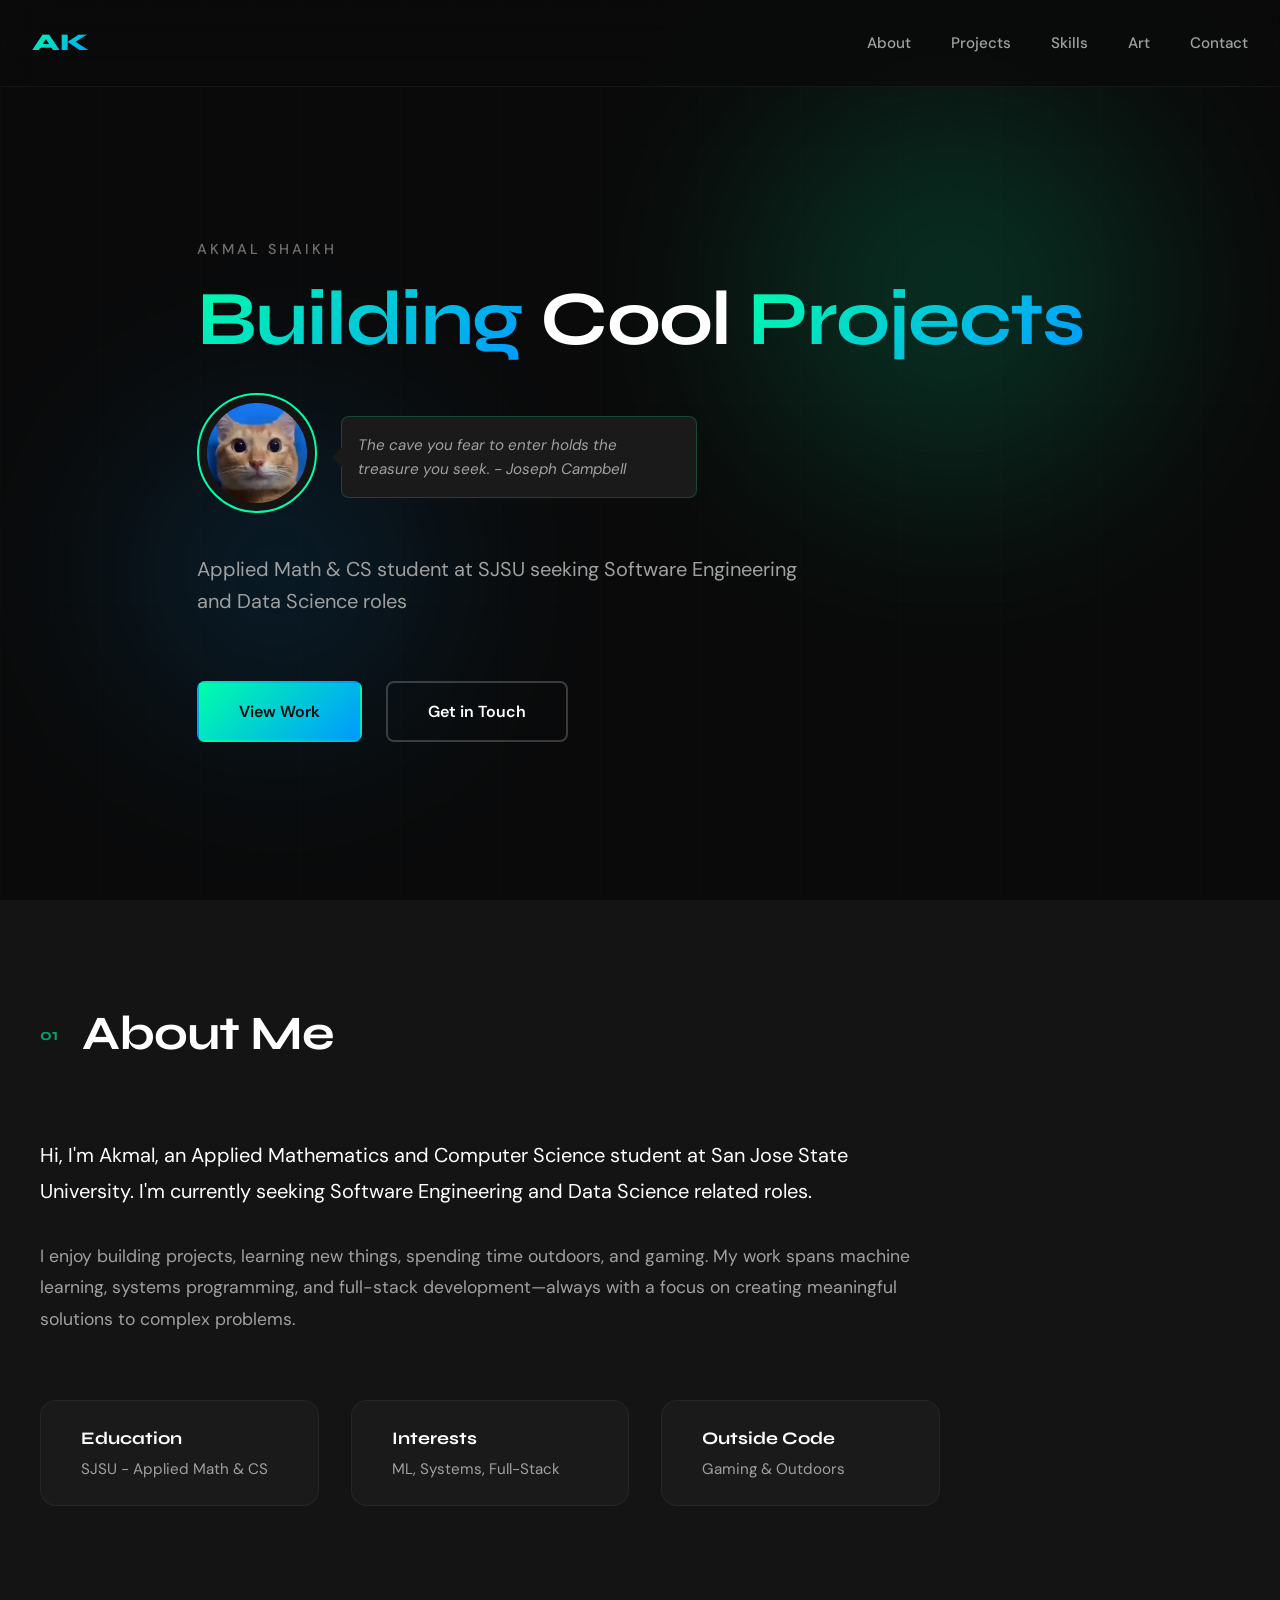
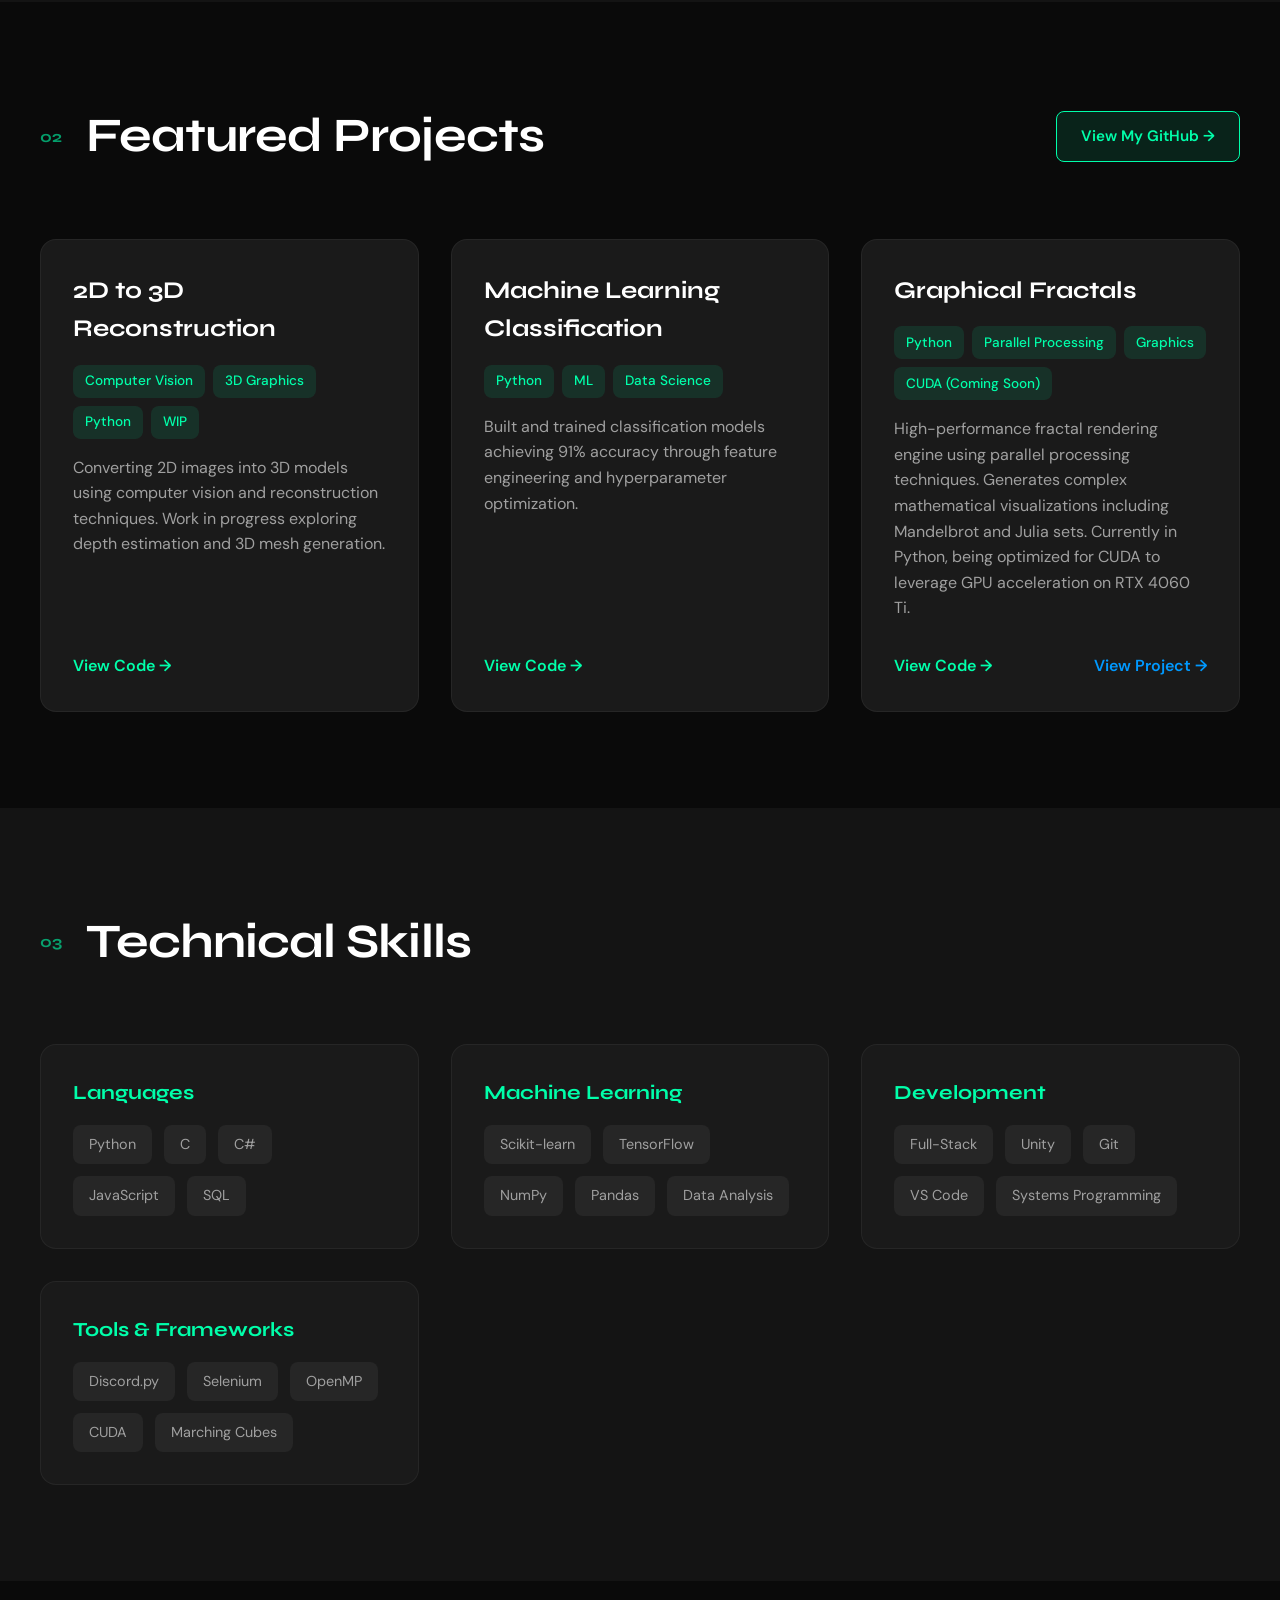
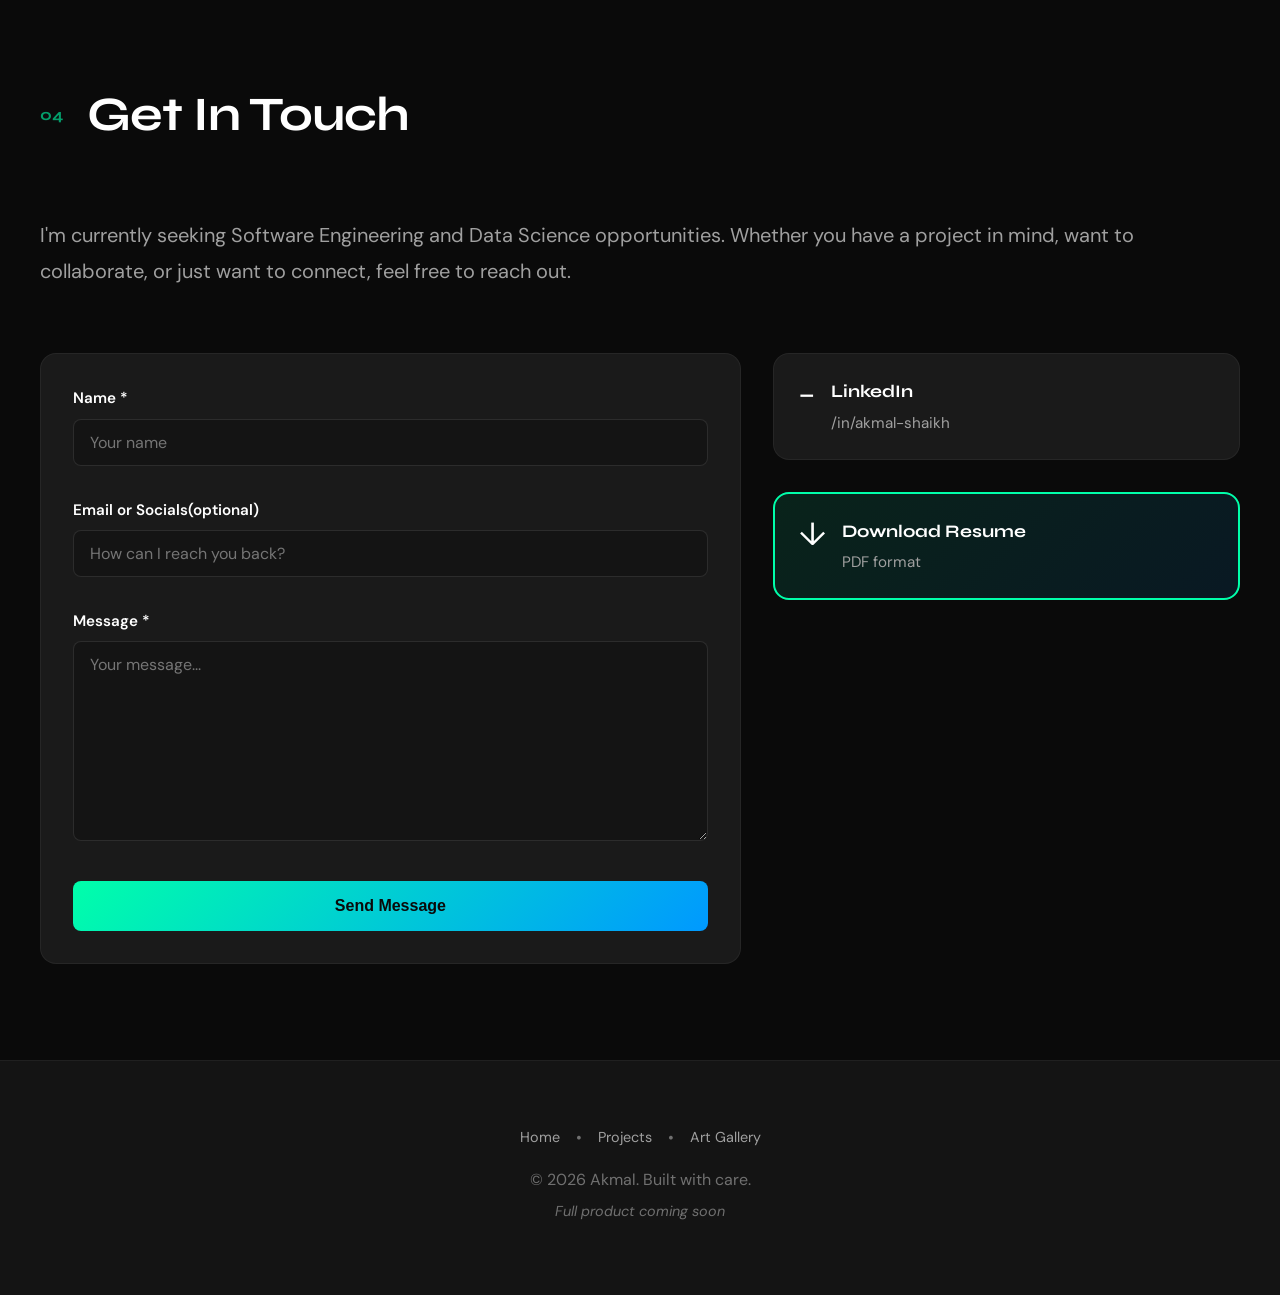
<file: index.html>
<!DOCTYPE html>
<html lang="en">
<head>
    <meta charset="UTF-8">
    <meta name="viewport" content="width=device-width, initial-scale=1.0">
    <title>Akmal - Software Engineer & Data Scientist</title>
    <link rel="stylesheet" href="styles.css">
    
    <!-- Google Fonts - Using distinctive fonts -->
    <link rel="preconnect" href="https://fonts.googleapis.com">
    <link rel="preconnect" href="https://fonts.gstatic.com" crossorigin>
    <link href="https://fonts.googleapis.com/css2?family=Syne:wght@400;600;700;800&family=DM+Sans:wght@300;400;500&display=swap" rel="stylesheet">
</head>
<body>
    <!-- Navigation Bar -->
    <nav class="navbar">
        <div class="nav-content">
            <a href="/" class="logo">AK</a>
            <div class="nav-links">
                <a href="index.html#about">About</a>
                <a href="projects.html">Projects</a>
                <a href="index.html#skills">Skills</a>
                <a href="art.html">Art</a>
                <a href="index.html#contact">Contact</a>
            </div>
        </div>
    </nav>

    <!-- Hero Section -->
    <section id="hero" class="hero">
        <div class="hero-content">
            <div class="hero-label">Akmal Shaikh</div>
            <h1 class="hero-title">
                <span class="gradient-text">Building</span> Cool 
                <span class="gradient-text">Projects</span>
            </h1>
            
            <!-- Random Meme + Quote -->
            <div class="meme-quote-container">
                <div class="meme-image">
                    <img id="randomMeme" src="" alt="Random meme">
                </div>
                <div class="speech-bubble">
                    <p id="randomQuote"></p>
                </div>
            </div>
            
            <p class="hero-subtitle">
                Applied Math & CS student at SJSU seeking Software Engineering and Data Science roles
            </p>
            <div class="hero-cta">
                <a href="#projects" class="btn-primary">View Work</a>
                <a href="#contact" class="btn-secondary">Get in Touch</a>
            </div>
        </div>
        
        <!-- Decorative elements -->
        <div class="hero-decoration">
            <div class="grid-pattern"></div>
            <div class="floating-accent accent-1"></div>
            <div class="floating-accent accent-2"></div>
        </div>
    </section>

    <!-- About Section -->
    <section id="about" class="about">
        <div class="section-container">
            <div class="section-header">
                <span class="section-number">01</span>
                <h2 class="section-title">About Me</h2>
            </div>
            
            <div class="about-content">
                <div class="about-text">
                    <p class="about-intro">
                        Hi, I'm Akmal, an Applied Mathematics and Computer Science student at 
                        San Jose State University. I'm currently seeking Software Engineering 
                        and Data Science related roles.
                    </p>
                    <p class="about-details">
                        I enjoy building projects, learning new things, spending time outdoors, 
                        and gaming. My work spans machine learning, systems programming, and 
                        full-stack development—always with a focus on creating meaningful 
                        solutions to complex problems.
                    </p>
                    <div class="about-highlights">
                        <div class="highlight-item">
                            <div class="highlight-icon"></div>
                            <div class="highlight-text">
                                <h4>Education</h4>
                                <p>SJSU - Applied Math & CS</p>
                            </div>
                        </div>
                        <div class="highlight-item">
                            <div class="highlight-icon"></div>
                            <div class="highlight-text">
                                <h4>Interests</h4>
                                <p>ML, Systems, Full-Stack</p>
                            </div>
                        </div>
                        <div class="highlight-item">
                            <div class="highlight-icon"></div>
                            <div class="highlight-text">
                                <h4>Outside Code</h4>
                                <p>Gaming & Outdoors</p>
                            </div>
                        </div>
                    </div>
                </div>
            </div>
        </div>
    </section>

    <!-- Projects Section -->
    <section id="projects" class="projects">
        <div class="section-container">
            <div class="section-header">
                <span class="section-number">02</span>
                <h2 class="section-title">Featured Projects</h2>
                <a href="https://github.com/akmals" target="_blank" class="view-github-btn">
                    View My GitHub →
                </a>
            </div>

            <div class="projects-grid" id="featured-projects">
                <!-- Projects will be loaded dynamically from script.js -->
            </div>
        </div>
    </section>

    <!-- Skills Section -->
    <section id="skills" class="skills">
        <div class="section-container">
            <div class="section-header">
                <span class="section-number">03</span>
                <h2 class="section-title">Technical Skills</h2>
            </div>

            <div class="skills-grid">
                <div class="skill-category">
                    <h3 class="skill-category-title">Languages</h3>
                    <div class="skill-list">
                        <span class="skill-item">Python</span>
                        <span class="skill-item">C</span>
                        <span class="skill-item">C#</span>
                        <span class="skill-item">JavaScript</span>
                        <span class="skill-item">SQL</span>
                    </div>
                </div>

                <div class="skill-category">
                    <h3 class="skill-category-title">Machine Learning</h3>
                    <div class="skill-list">
                        <span class="skill-item">Scikit-learn</span>
                        <span class="skill-item">TensorFlow</span>
                        <span class="skill-item">NumPy</span>
                        <span class="skill-item">Pandas</span>
                        <span class="skill-item">Data Analysis</span>
                    </div>
                </div>

                <div class="skill-category">
                    <h3 class="skill-category-title">Development</h3>
                    <div class="skill-list">
                        <span class="skill-item">Full-Stack</span>
                        <span class="skill-item">Unity</span>
                        <span class="skill-item">Git</span>
                        <span class="skill-item">VS Code</span>
                        <span class="skill-item">Systems Programming</span>
                    </div>
                </div>

                <div class="skill-category">
                    <h3 class="skill-category-title">Tools & Frameworks</h3>
                    <div class="skill-list">
                        <span class="skill-item">Discord.py</span>
                        <span class="skill-item">Selenium</span>
                        <span class="skill-item">OpenMP</span>
                        <span class="skill-item">CUDA</span>
                        <span class="skill-item">Marching Cubes</span>
                    </div>
                </div>
            </div>
        </div>
    </section>

    <!-- Contact Section -->
    <section id="contact" class="contact">
        <div class="section-container">
            <div class="section-header">
                <span class="section-number">04</span>
                <h2 class="section-title">Get In Touch</h2>
            </div>

            <div class="contact-content">
                <p class="contact-text">
                    I'm currently seeking Software Engineering and Data Science opportunities. 
                    Whether you have a project in mind, want to collaborate, or just want to 
                    connect, feel free to reach out.
                </p>

                <div class="contact-methods">
                    <!-- Contact Form -->
                    <div class="contact-form-wrapper">
                        <form id="contactForm" class="contact-form">
                            <div class="form-group">
                                <label for="name">Name *</label>
                                <input 
                                    type="text" 
                                    id="name" 
                                    name="name" 
                                    required 
                                    placeholder="Your name"
                                >
                            </div>

                            <div class="form-group">
                                <label for="contact">Email or Socials(optional)</label>
                                <input 
                                    type="text" 
                                    id="contact" 
                                    name="contact" 
                                    placeholder="How can I reach you back?"
                                >
                            </div>

                            <div class="form-group">
                                <label for="message">Message *</label>
                                <textarea 
                                    id="message" 
                                    name="message" 
                                    required 
                                    rows="5"
                                    placeholder="Your message..."
                                ></textarea>
                            </div>

                            <button type="submit" class="submit-btn">
                                <span class="btn-text">Send Message</span>
                                <span class="btn-loading" style="display: none;">Sending...</span>
                            </button>
                            
                            <div class="form-status"></div>
                        </form>
                    </div>

                    <div class="contact-panels">
                        <a href="https://www.linkedin.com/in/akmal-shaikh/" target="_blank" class="contact-item">
                            <div class="contact-icon">-</div>
                            <div class="contact-details">
                                <h4>LinkedIn</h4>
                                <p>/in/akmal-shaikh</p>
                            </div>
                        </a>

                        <a href="resume.pdf" download class="contact-item resume-download">
                            <div class="contact-icon">↓</div>
                            <div class="contact-details">
                                <h4>Download Resume</h4>
                                <p>PDF format</p>
                            </div>
                        </a>
                    </div>
                </div>
            </div>
        </div>
    </section>

    <!-- Footer -->
    <footer class="footer">
        <div class="footer-content">
            <div class="footer-links">
                <a href="index.html">Home</a>
                <span class="footer-separator">•</span>
                <a href="projects.html">Projects</a>
                <span class="footer-separator">•</span>
                <a href="art.html">Art Gallery</a>
            </div>
            <p>© 2026 Akmal. Built with care.</p>
            <p class="footer-note">Full product coming soon</p>
        </div>
    </footer>

    <script src="script.js"></script>
</body>
</html>
</file>
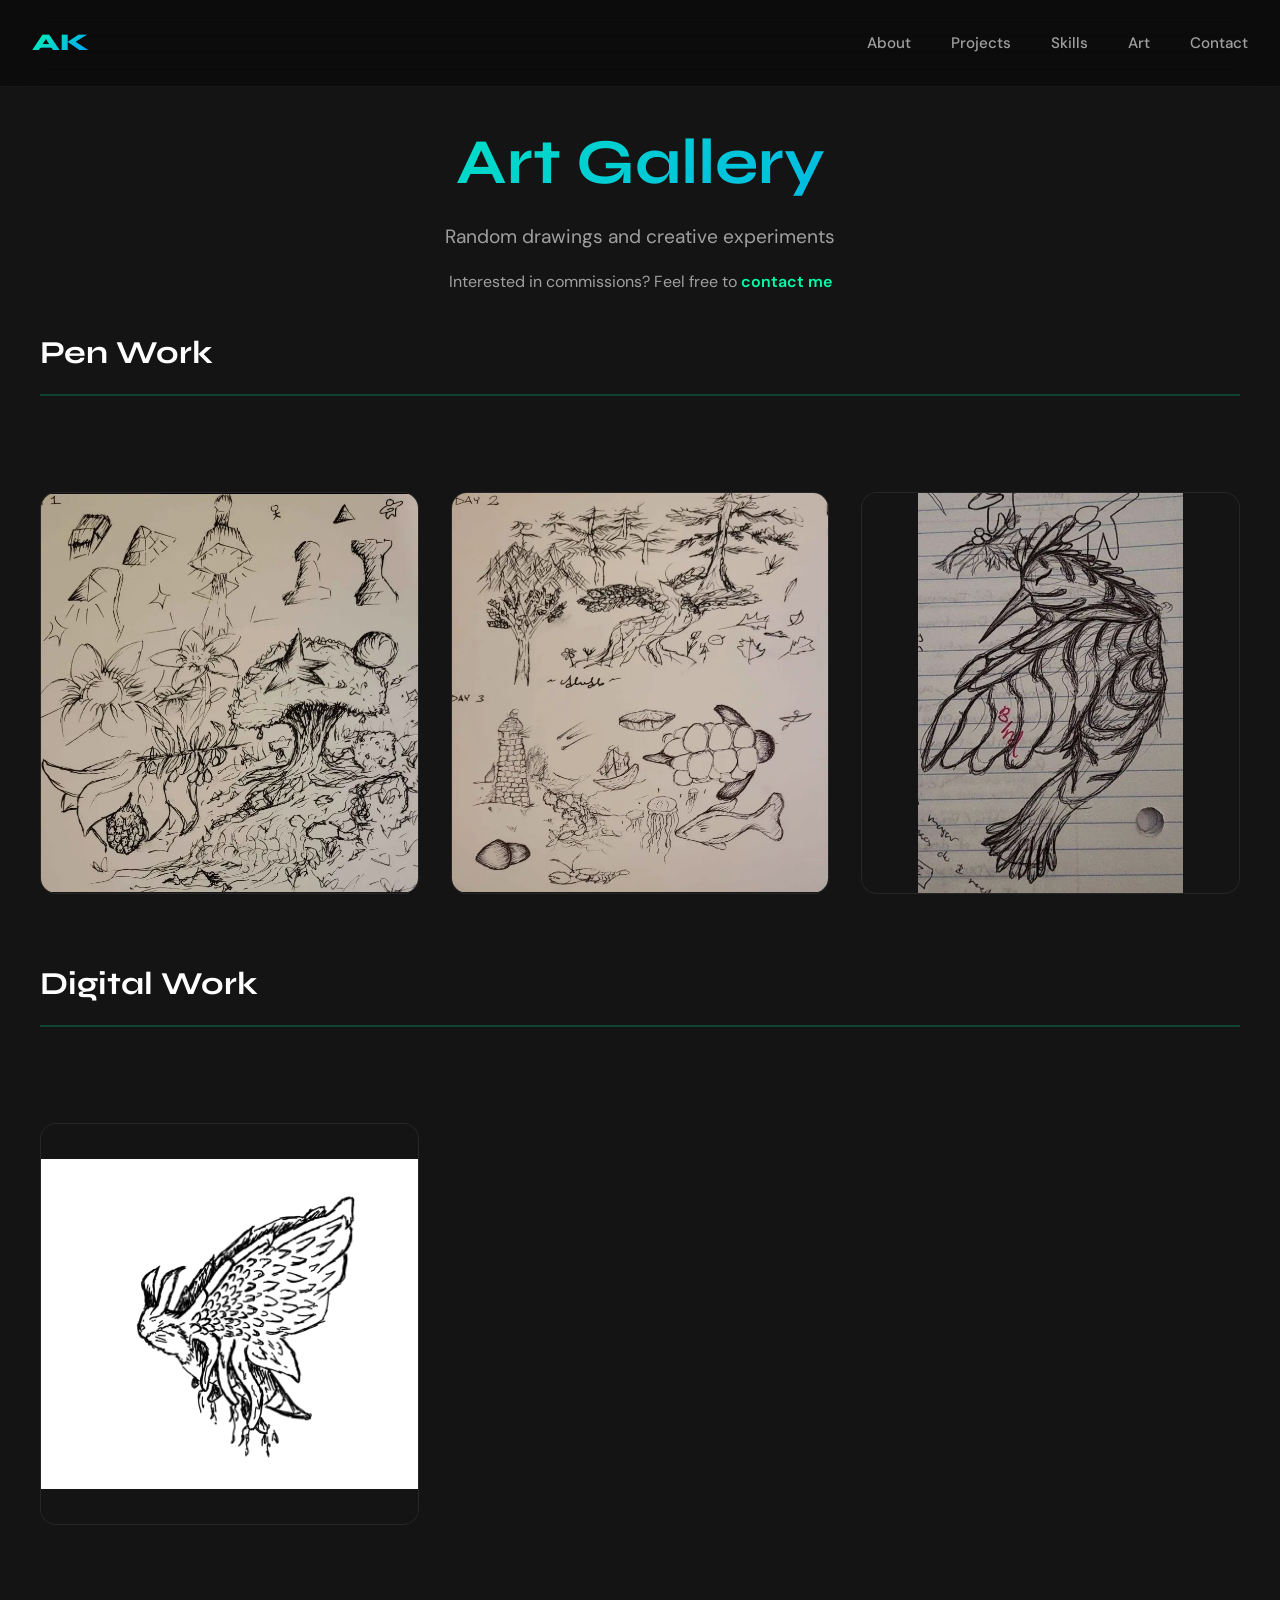
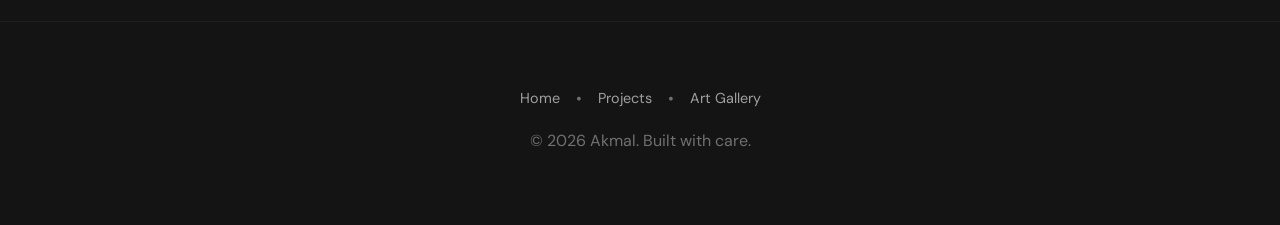
<file: art.html>
<!DOCTYPE html>
<html lang="en">
<head>
    <meta charset="UTF-8">
    <meta name="viewport" content="width=device-width, initial-scale=1.0">
    <title>Art Gallery - Akmal Shaikh</title>
    <link rel="stylesheet" href="styles.css">
    
    <!-- Google Fonts -->
    <link rel="preconnect" href="https://fonts.googleapis.com">
    <link rel="preconnect" href="https://fonts.gstatic.com" crossorigin>
    <link href="https://fonts.googleapis.com/css2?family=Syne:wght@400;600;700;800&family=DM+Sans:wght@300;400;500&display=swap" rel="stylesheet">
</head>
<body>
    <!-- Navigation Bar -->
    <nav class="navbar">
        <div class="nav-content">
            <a href="/" class="logo">AK</a>
            <div class="nav-links">
                <a href="index.html#about">About</a>
                <a href="projects.html">Projects</a>
                <a href="index.html#skills">Skills</a>
                <a href="art.html">Art</a>
                <a href="index.html#contact">Contact</a>
            </div>
        </div>
    </nav>

    <!-- Art Gallery Section -->
    <section id="art" class="art art-page">
        <div class="section-container">
            <div class="art-page-header">
                <h1 class="art-page-title">Art Gallery</h1>
                <p class="art-page-subtitle">Random drawings and creative experiments</p>
                <p class="commission-note">Interested in commissions? Feel free to <a href="index.html#contact">contact me</a></p>
            </div>

            <div class="art-gallery">
                <!-- Pen Work Section -->
                <h2 class="art-section-title">Pen Work</h2>
                
                <div class="art-grid-container">
                    <div class="art-item">
                        <img src="art/pen1.png" alt="Fantasy landscape sketch">
                    </div>
                    
                    <div class="art-item">
                        <img src="art/pen2.png" alt="Nature studies and marine life">
                    </div>
                    
                    <div class="art-item">
                        <img src="art/pen3.png" alt="Bird sketch">
                    </div>
                </div>

                <!-- Digital Work Section -->
                <h2 class="art-section-title">Digital Work</h2>
                
                <div class="art-grid-container">
                    <div class="art-item">
                        <img src="art/digital1.jpg" alt="Digital bird illustration">
                    </div>
                </div>
            </div>
        </div>
    </section>

    <!-- Footer -->
    <footer class="footer">
        <div class="footer-content">
            <div class="footer-links">
                <a href="index.html">Home</a>
                <span class="footer-separator">•</span>
                <a href="projects.html">Projects</a>
                <span class="footer-separator">•</span>
                <a href="art.html">Art Gallery</a>
            </div>
            <p>© 2026 Akmal. Built with care.</p>
        </div>
    </footer>

    <script src="script.js"></script>
</body>
</html>
</file>
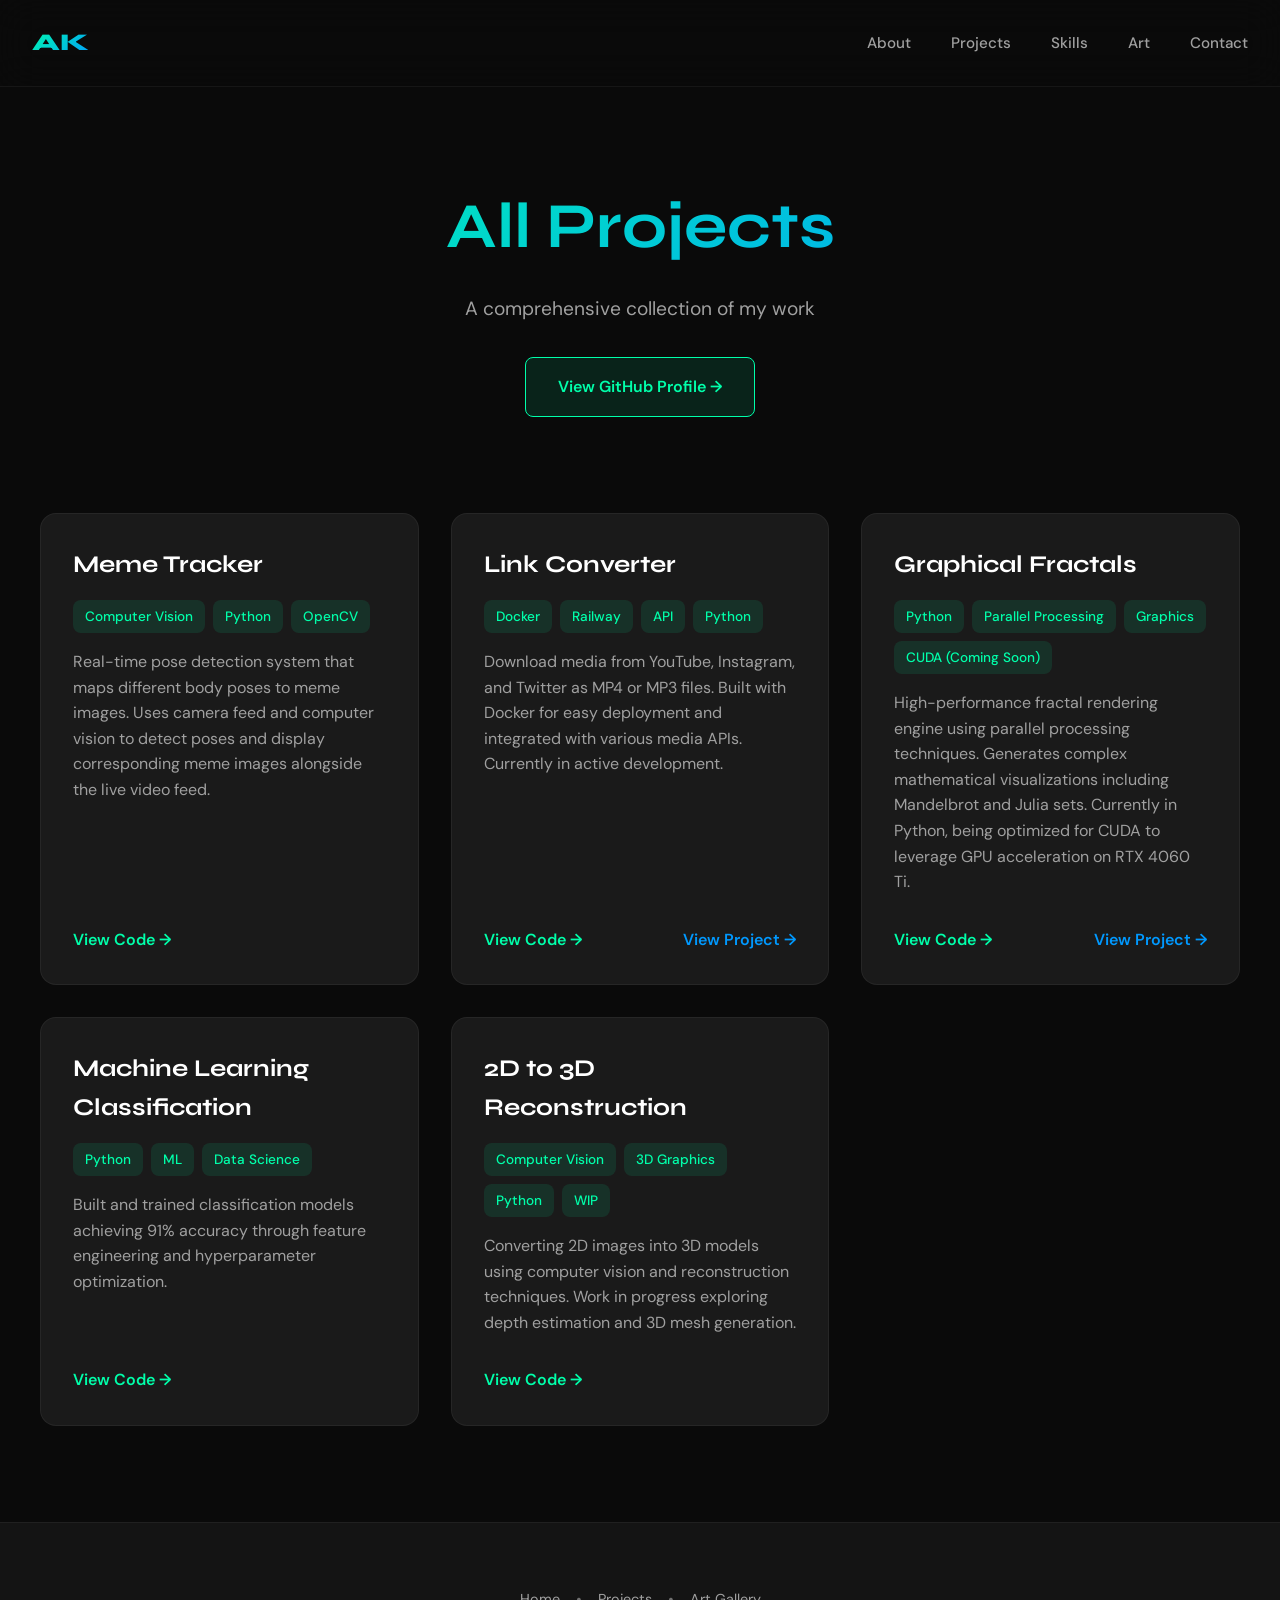
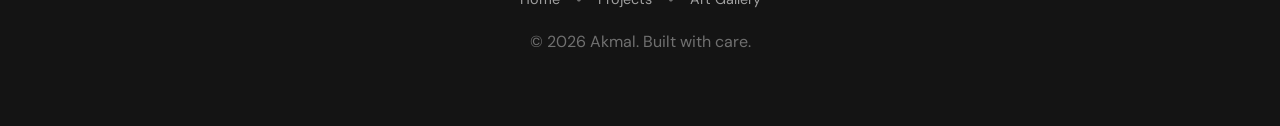
<file: projects.html>
<!DOCTYPE html>
<html lang="en">
<head>
    <meta charset="UTF-8">
    <meta name="viewport" content="width=device-width, initial-scale=1.0">
    <title>Projects - Akmal Shaikh</title>
    <link rel="stylesheet" href="styles.css">
    
    <!-- Google Fonts -->
    <link rel="preconnect" href="https://fonts.googleapis.com">
    <link rel="preconnect" href="https://fonts.gstatic.com" crossorigin>
    <link href="https://fonts.googleapis.com/css2?family=Syne:wght@400;600;700;800&family=DM+Sans:wght@300;400;500&display=swap" rel="stylesheet">
</head>
<body>
    <!-- Navigation Bar -->
    <nav class="navbar">
        <div class="nav-content">
            <a href="/" class="logo">AK</a>
            <div class="nav-links">
                <a href="index.html#about">About</a>
                <a href="projects.html">Projects</a>
                <a href="index.html#skills">Skills</a>
                <a href="art.html">Art</a>
                <a href="index.html#contact">Contact</a>
            </div>
        </div>
    </nav>

    <!-- Projects Page -->
    <section id="projects-page" class="projects-page">
        <div class="section-container">
            <div class="projects-page-header">
                <h1 class="projects-page-title">All Projects</h1>
                <p class="projects-page-subtitle">A comprehensive collection of my work</p>
                <a href="https://github.com/Akmals" target="_blank" class="github-link-btn">
                    View GitHub Profile →
                </a>
            </div>

            <div class="projects-grid" id="all-projects">
                <!-- Projects will be loaded dynamically from script.js -->
            </div>

        </div>
    </section>

    <!-- Footer -->
    <footer class="footer">
        <div class="footer-content">
            <div class="footer-links">
                <a href="index.html">Home</a>
                <span class="footer-separator">•</span>
                <a href="projects.html">Projects</a>
                <span class="footer-separator">•</span>
                <a href="art.html">Art Gallery</a>
            </div>
            <p>© 2026 Akmal. Built with care.</p>
        </div>
    </footer>

    <script src="script.js"></script>
</body>
</html>
</file>
<file: styles.css>
/* ===================================
   CSS VARIABLES - Easy to customize!
   Change these values to update the entire site's look
   =================================== */
:root {
    /* Color Palette */
    --bg-primary: #0a0a0a;           /* Main background - deep black */
    --bg-secondary: #141414;         /* Secondary backgrounds */
    --bg-tertiary: #1a1a1a;         /* Card backgrounds */
    
    --text-primary: #ffffff;         /* Main text color */
    --text-secondary: #a0a0a0;       /* Muted text */
    --text-tertiary: #707070;        /* Even more muted */
    
    --accent-primary: #00ffaa;       /* Main accent - cyan/green */
    --accent-secondary: #0099ff;     /* Secondary accent - blue */
    --accent-gradient: linear-gradient(135deg, var(--accent-primary), var(--accent-secondary));
    
    /* Typography - Using distinctive fonts */
    --font-display: 'Syne', sans-serif;        /* For headings */
    --font-body: 'DM Sans', sans-serif;        /* For body text */
    
    /* Spacing */
    --spacing-xs: 0.5rem;
    --spacing-sm: 1rem;
    --spacing-md: 2rem;
    --spacing-lg: 4rem;
    --spacing-xl: 6rem;
    
    /* Border Radius */
    --radius-sm: 8px;
    --radius-md: 16px;
    --radius-lg: 24px;
    
    /* Transitions */
    --transition-fast: 0.2s ease;
    --transition-normal: 0.3s ease;
    --transition-slow: 0.5s ease;
}

/* ===================================
   RESET & BASE STYLES
   =================================== */
* {
    margin: 0;
    padding: 0;
    box-sizing: border-box;
}

html {
    scroll-behavior: smooth;
    font-size: 16px;
}

body {
    background-color: var(--bg-primary);
    color: var(--text-primary);
    font-family: var(--font-body);
    line-height: 1.6;
    overflow-x: hidden;
}

/* ===================================
   NAVIGATION BAR
   =================================== */
.navbar {
    position: fixed;
    top: 0;
    width: 100%;
    background: rgba(10, 10, 10, 0.8);
    backdrop-filter: blur(20px);
    border-bottom: 1px solid rgba(255, 255, 255, 0.05);
    z-index: 1000;
    padding: 1.5rem 0;
}

.nav-content {
    max-width: 1400px;
    margin: 0 auto;
    padding: 0 2rem;
    display: flex;
    justify-content: space-between;
    align-items: center;
}

.logo {
    font-family: var(--font-display);
    font-size: 1.5rem;
    font-weight: 800;
    background: var(--accent-gradient);
    -webkit-background-clip: text;
    -webkit-text-fill-color: transparent;
    background-clip: text;
    text-decoration: none;
    transition: transform var(--transition-fast);
}

.logo:hover {
    transform: scale(1.05);
}

.nav-links {
    display: flex;
    gap: 2.5rem;
}

.nav-links a {
    color: var(--text-secondary);
    text-decoration: none;
    font-size: 0.95rem;
    font-weight: 500;
    position: relative;
    transition: color var(--transition-normal);
}

/* Animated underline on hover */
.nav-links a::after {
    content: '';
    position: absolute;
    bottom: -5px;
    left: 0;
    width: 0;
    height: 2px;
    background: var(--accent-gradient);
    transition: width var(--transition-normal);
}

.nav-links a:hover {
    color: var(--text-primary);
}

.nav-links a:hover::after {
    width: 100%;
}

/* ===================================
   HERO SECTION
   =================================== */
.hero {
    min-height: 100vh;
    display: flex;
    align-items: center;
    justify-content: center;
    position: relative;
    padding: calc(var(--spacing-lg) + 80px) 2rem var(--spacing-lg) 2rem;
    overflow: hidden;
}

.hero-content {
    max-width: 900px;
    z-index: 2;
    animation: fadeInUp 1s ease;
}

.hero-label {
    font-size: 0.9rem;
    text-transform: uppercase;
    letter-spacing: 3px;
    color: var(--text-tertiary);
    margin-bottom: var(--spacing-sm);
    font-weight: 500;
}

.hero-title {
    font-family: var(--font-display);
    font-size: clamp(2.5rem, 6vw, 5rem);
    font-weight: 700;
    line-height: 1.1;
    margin-bottom: var(--spacing-md);
    letter-spacing: -0.02em;
}

.gradient-text {
    background: var(--accent-gradient);
    -webkit-background-clip: text;
    -webkit-text-fill-color: transparent;
    background-clip: text;
}

/* Meme + Quote Section */
.meme-quote-container {
    display: flex;
    align-items: center;
    gap: 1.5rem;
    margin: var(--spacing-md) 0;
    max-width: 500px;
}

.meme-image {
    flex-shrink: 0;
}

.meme-image img {
    width: 120px;
    height: 120px;
    border-radius: 50%;
    object-fit: contain;
    border: 2px solid var(--accent-primary);
    background: var(--bg-secondary);
    padding: 8px;
}

.speech-bubble {
    position: relative;
    background: var(--bg-tertiary);
    border: 1px solid rgba(0, 255, 170, 0.2);
    border-radius: var(--radius-sm);
    padding: 1rem;
    flex: 1;
}

.speech-bubble::before {
    content: '';
    position: absolute;
    left: -10px;
    top: 50%;
    transform: translateY(-50%);
    width: 0;
    height: 0;
    border-top: 10px solid transparent;
    border-bottom: 10px solid transparent;
    border-right: 10px solid var(--bg-tertiary);
}

.speech-bubble p {
    margin: 0;
    font-size: 0.95rem;
    color: var(--text-secondary);
    font-style: italic;
}

.hero-subtitle {
    font-size: clamp(1rem, 2vw, 1.25rem);
    color: var(--text-secondary);
    margin-bottom: var(--spacing-lg);
    max-width: 600px;
}

.hero-cta {
    display: flex;
    gap: 1.5rem;
    flex-wrap: wrap;
}

/* Button Styles */
.btn-primary,
.btn-secondary {
    padding: 1rem 2.5rem;
    border-radius: var(--radius-sm);
    text-decoration: none;
    font-weight: 600;
    font-size: 1rem;
    transition: all var(--transition-normal);
    display: inline-block;
}

.btn-primary {
    background: var(--accent-gradient);
    color: var(--bg-primary);
    border: 2px solid transparent;
}

.btn-primary:hover {
    transform: translateY(-2px);
    box-shadow: 0 10px 30px rgba(0, 255, 170, 0.3);
}

.btn-secondary {
    background: transparent;
    color: var(--text-primary);
    border: 2px solid rgba(255, 255, 255, 0.2);
}

.btn-secondary:hover {
    border-color: var(--accent-primary);
    background: rgba(0, 255, 170, 0.05);
}

/* Hero Decorative Elements */
.hero-decoration {
    position: absolute;
    top: 0;
    left: 0;
    width: 100%;
    height: 100%;
    pointer-events: none;
    z-index: 1;
}

.grid-pattern {
    position: absolute;
    top: 0;
    left: 0;
    width: 100%;
    height: 100%;
    background-image: 
        linear-gradient(rgba(255, 255, 255, 0.02) 1px, transparent 1px),
        linear-gradient(90deg, rgba(255, 255, 255, 0.02) 1px, transparent 1px);
    background-size: 50px 50px;
    opacity: 0.5;
}

.floating-accent {
    position: absolute;
    border-radius: 50%;
    filter: blur(100px);
    opacity: 0.15;
    animation: float 8s ease-in-out infinite;
}

.accent-1 {
    width: 400px;
    height: 400px;
    background: var(--accent-primary);
    top: 10%;
    right: 10%;
}

.accent-2 {
    width: 300px;
    height: 300px;
    background: var(--accent-secondary);
    bottom: 20%;
    left: 10%;
    animation-delay: 2s;
}

/* ===================================
   SECTION SHARED STYLES
   =================================== */
section {
    padding: var(--spacing-xl) 2rem;
}

.section-container {
    max-width: 1200px;
    margin: 0 auto;
}

.section-header {
    margin-bottom: var(--spacing-lg);
    display: flex;
    align-items: center;
    gap: 1.5rem;
    flex-wrap: wrap;
}

.view-github-btn {
    margin-left: auto;
    padding: 0.75rem 1.5rem;
    background: rgba(0, 255, 170, 0.1) !important;
    border: 1px solid var(--accent-primary) !important;
    border-radius: var(--radius-sm);
    color: var(--accent-primary) !important;
    text-decoration: none !important;
    font-weight: 600;
    font-size: 0.95rem;
    transition: all var(--transition-normal);
    white-space: nowrap;
    display: inline-block;
}

.view-github-btn:hover {
    background: var(--accent-primary) !important;
    color: var(--bg-primary) !important;
    transform: translateX(5px);
}

.section-number {
    font-family: var(--font-display);
    font-size: 1rem;
    font-weight: 700;
    color: var(--accent-primary);
    opacity: 0.6;
}

.section-title {
    font-family: var(--font-display);
    font-size: clamp(2rem, 4vw, 3rem);
    font-weight: 700;
    letter-spacing: -0.02em;
}

/* ===================================
   ABOUT SECTION
   =================================== */
.about {
    background: var(--bg-secondary);
}

.about-content {
    max-width: 900px;
}

.about-intro {
    font-size: 1.25rem;
    line-height: 1.8;
    margin-bottom: var(--spacing-md);
    color: var(--text-primary);
}

.about-details {
    font-size: 1.1rem;
    color: var(--text-secondary);
    margin-bottom: var(--spacing-lg);
    line-height: 1.8;
}

.about-highlights {
    display: grid;
    grid-template-columns: repeat(auto-fit, minmax(250px, 1fr));
    gap: var(--spacing-md);
}

.highlight-item {
    display: flex;
    gap: 1rem;
    padding: 1.5rem;
    background: var(--bg-tertiary);
    border-radius: var(--radius-md);
    border: 1px solid rgba(255, 255, 255, 0.05);
    transition: all var(--transition-normal);
}

.highlight-item:hover {
    border-color: var(--accent-primary);
    transform: translateY(-5px);
}

.highlight-icon {
    font-size: 2rem;
    line-height: 1;
}

.highlight-text h4 {
    font-family: var(--font-display);
    font-size: 1.1rem;
    margin-bottom: 0.25rem;
}

.highlight-text p {
    color: var(--text-secondary);
    font-size: 0.95rem;
}

/* ===================================
   PROJECTS SECTION
   =================================== */
.projects-grid {
    display: grid;
    grid-template-columns: repeat(auto-fit, minmax(300px, 1fr));
    gap: var(--spacing-md);
}

.project-card {
    background: var(--bg-tertiary);
    padding: var(--spacing-md);
    border-radius: var(--radius-md);
    border: 1px solid rgba(255, 255, 255, 0.05);
    transition: all var(--transition-normal);
    display: flex;
    flex-direction: column;
}

.project-card:hover {
    border-color: var(--accent-primary);
    transform: translateY(-5px);
    box-shadow: 0 10px 40px rgba(0, 255, 170, 0.1);
}

.project-header h3 {
    font-family: var(--font-display);
    font-size: 1.5rem;
    margin-bottom: var(--spacing-sm);
}

.project-tags {
    display: flex;
    flex-wrap: wrap;
    gap: 0.5rem;
    margin-bottom: var(--spacing-sm);
}

.tag {
    background: rgba(0, 255, 170, 0.1);
    color: var(--accent-primary);
    padding: 0.35rem 0.75rem;
    border-radius: var(--radius-sm);
    font-size: 0.85rem;
    font-weight: 500;
}

.project-description {
    color: var(--text-secondary);
    line-height: 1.6;
    margin-bottom: var(--spacing-md);
    flex-grow: 1;
}

.project-footer {
    margin-top: auto;
    display: flex;
    justify-content: space-between;
    align-items: center;
    gap: 1rem;
}

.project-link {
    color: var(--accent-primary);
    text-decoration: none;
    font-weight: 600;
    display: inline-flex;
    align-items: center;
    gap: 0.5rem;
    transition: gap var(--transition-normal);
}

.project-link:hover {
    gap: 1rem;
}

.live-link {
    color: var(--accent-secondary);
}

/* ===================================
   SKILLS SECTION
   =================================== */
.skills {
    background: var(--bg-secondary);
}

.skills-grid {
    display: grid;
    grid-template-columns: repeat(auto-fit, minmax(280px, 1fr));
    gap: var(--spacing-md);
}

.skill-category {
    background: var(--bg-tertiary);
    padding: var(--spacing-md);
    border-radius: var(--radius-md);
    border: 1px solid rgba(255, 255, 255, 0.05);
    transition: all var(--transition-normal);
}

.skill-category:hover {
    border-color: var(--accent-primary);
}

.skill-category-title {
    font-family: var(--font-display);
    font-size: 1.25rem;
    margin-bottom: var(--spacing-sm);
    color: var(--accent-primary);
}

.skill-list {
    display: flex;
    flex-wrap: wrap;
    gap: 0.75rem;
}

.skill-item {
    background: rgba(255, 255, 255, 0.05);
    color: var(--text-secondary);
    padding: 0.5rem 1rem;
    border-radius: var(--radius-sm);
    font-size: 0.9rem;
    transition: all var(--transition-fast);
}

.skill-item:hover {
    background: rgba(0, 255, 170, 0.1);
    color: var(--accent-primary);
    transform: translateY(-2px);
}

/* ===================================
   ART SECTION
   =================================== */
.art {
    background: var(--bg-secondary);
}

.art-gallery {
    display: flex;
    flex-direction: column;
    gap: var(--spacing-lg);
}

.art-section-title {
    font-family: var(--font-display);
    font-size: clamp(1.5rem, 3vw, 2rem);
    font-weight: 700;
    color: var(--text-primary);
    margin-bottom: var(--spacing-md);
    padding-bottom: var(--spacing-sm);
    border-bottom: 2px solid rgba(0, 255, 170, 0.2);
}

.art-grid-container {
    display: grid;
    grid-template-columns: repeat(auto-fill, minmax(300px, 1fr));
    gap: var(--spacing-md);
}

.art-item {
    background: var(--bg-tertiary);
    border-radius: var(--radius-md);
    border: 1px solid rgba(255, 255, 255, 0.05);
    overflow: hidden;
    transition: all var(--transition-normal);
    cursor: pointer;
}

.art-item:hover {
    border-color: var(--accent-primary);
    transform: translateY(-5px);
    box-shadow: 0 10px 40px rgba(0, 255, 170, 0.1);
}

.art-item img {
    width: 100%;
    height: 400px;
    object-fit: contain;
    display: block;
    background: var(--bg-secondary);
}

.art-info {
    padding: var(--spacing-sm);
}

.art-info h3 {
    font-family: var(--font-display);
    font-size: 1.2rem;
    margin-bottom: 0.5rem;
    color: var(--text-primary);
}

.art-info p {
    color: var(--text-secondary);
    font-size: 0.9rem;
}

.art-placeholder {
    grid-column: 1 / -1;
    text-align: center;
    padding: var(--spacing-xl);
    background: var(--bg-tertiary);
    border-radius: var(--radius-md);
    border: 2px dashed rgba(255, 255, 255, 0.1);
}

.art-placeholder p {
    font-size: 1.5rem;
    color: var(--text-secondary);
}

/* ===================================
   CONTACT SECTION
   =================================== */
.contact-content {
    max-width: 100%;
}

.contact-text {
    font-size: 1.25rem;
    color: var(--text-secondary);
    margin-bottom: var(--spacing-lg);
    line-height: 1.8;
}

.contact-methods {
    display: grid;
    grid-template-columns: 1.5fr 1fr;
    gap: var(--spacing-md);
    align-items: start;
}

@media (max-width: 968px) {
    .contact-methods {
        grid-template-columns: 1fr;
    }
}

/* Contact Form Styles */
.contact-form-wrapper {
    /* Form takes left column */
}

.contact-form {
    background: var(--bg-tertiary);
    padding: var(--spacing-md);
    border-radius: var(--radius-md);
    border: 1px solid rgba(255, 255, 255, 0.05);
}

.contact-panels {
    display: flex;
    flex-direction: column;
    gap: var(--spacing-md);
}

.form-group {
    margin-bottom: var(--spacing-md);
}

.form-group label {
    display: block;
    margin-bottom: 0.5rem;
    color: var(--text-primary);
    font-weight: 600;
    font-size: 0.95rem;
}

.form-group input,
.form-group textarea {
    width: 100%;
    padding: 0.75rem 1rem;
    background: var(--bg-secondary);
    border: 1px solid rgba(255, 255, 255, 0.1);
    border-radius: var(--radius-sm);
    color: var(--text-primary);
    font-family: var(--font-body);
    font-size: 1rem;
    transition: all var(--transition-normal);
}

.form-group input:focus,
.form-group textarea:focus {
    outline: none;
    border-color: var(--accent-primary);
    background: rgba(0, 255, 170, 0.05);
}

.form-group textarea {
    resize: vertical;
    min-height: 200px;
}

.submit-btn {
    width: 100%;
    padding: 1rem 2rem;
    background: var(--accent-gradient);
    color: var(--bg-primary);
    border: none;
    border-radius: var(--radius-sm);
    font-weight: 600;
    font-size: 1rem;
    cursor: pointer;
    transition: all var(--transition-normal);
}

.submit-btn:hover:not(:disabled) {
    transform: translateY(-2px);
    box-shadow: 0 10px 30px rgba(0, 255, 170, 0.3);
}

.submit-btn:disabled {
    opacity: 0.6;
    cursor: not-allowed;
}

.form-status {
    margin-top: 1rem;
    padding: 1rem;
    border-radius: var(--radius-sm);
    text-align: center;
    font-weight: 500;
    display: none;
}

.form-status.success {
    display: block;
    background: rgba(0, 255, 170, 0.1);
    color: var(--accent-primary);
    border: 1px solid var(--accent-primary);
}

.form-status.error {
    display: block;
    background: rgba(255, 77, 77, 0.1);
    color: #ff4d4d;
    border: 1px solid #ff4d4d;
}

.contact-item {
    display: flex;
    gap: 1rem;
    padding: 1.5rem;
    background: var(--bg-tertiary);
    border-radius: var(--radius-md);
    border: 1px solid rgba(255, 255, 255, 0.05);
    text-decoration: none;
    color: inherit;
    transition: all var(--transition-normal);
}

.contact-item:hover {
    border-color: var(--accent-primary);
    transform: translateY(-5px);
    box-shadow: 0 10px 40px rgba(0, 255, 170, 0.1);
}

.contact-icon {
    font-size: 2rem;
    line-height: 1;
}

.contact-details h4 {
    font-family: var(--font-display);
    font-size: 1.1rem;
    margin-bottom: 0.25rem;
}

.contact-details p {
    color: var(--text-secondary);
    font-size: 0.95rem;
}

.resume-download {
    background: linear-gradient(135deg, rgba(0, 255, 170, 0.1), rgba(0, 153, 255, 0.1));
    border: 2px solid var(--accent-primary);
}

.resume-download:hover {
    background: var(--accent-gradient);
    color: var(--bg-primary);
}

.resume-download:hover .contact-details h4,
.resume-download:hover .contact-details p {
    color: var(--bg-primary);
}

/* ===================================
   PROJECTS PAGE SPECIFIC STYLES
   =================================== */
.projects-page {
    min-height: 100vh;
    padding-top: calc(var(--spacing-xl) + 80px);
}

.projects-page-header {
    text-align: center;
    margin-bottom: var(--spacing-xl);
}

.projects-page-title {
    font-family: var(--font-display);
    font-size: clamp(2.5rem, 6vw, 4rem);
    font-weight: 700;
    margin-bottom: var(--spacing-sm);
    background: var(--accent-gradient);
    -webkit-background-clip: text;
    -webkit-text-fill-color: transparent;
    background-clip: text;
}

.projects-page-subtitle {
    font-size: 1.2rem;
    color: var(--text-secondary);
    margin-bottom: var(--spacing-md);
}

.github-link-btn {
    display: inline-block;
    padding: 1rem 2rem;
    background: rgba(0, 255, 170, 0.1);
    border: 1px solid var(--accent-primary);
    border-radius: var(--radius-sm);
    color: var(--accent-primary);
    text-decoration: none;
    font-weight: 600;
    transition: all var(--transition-normal);
}

.github-link-btn:hover {
    background: var(--accent-primary);
    color: var(--bg-primary);
    transform: translateY(-2px);
}

.project-category {
    margin-bottom: var(--spacing-xl);
}

.category-title {
    font-family: var(--font-display);
    font-size: clamp(1.5rem, 3vw, 2rem);
    font-weight: 700;
    color: var(--text-primary);
    margin-bottom: var(--spacing-md);
    padding-bottom: var(--spacing-sm);
    border-bottom: 2px solid rgba(0, 255, 170, 0.2);
}

/* ===================================
   FOOTER
   =================================== */
.footer {
    background: var(--bg-secondary);
    padding: var(--spacing-lg) 2rem;
    border-top: 1px solid rgba(255, 255, 255, 0.05);
}

.footer-content {
    max-width: 1200px;
    margin: 0 auto;
    text-align: center;
    color: var(--text-tertiary);
}

.footer-links {
    margin-bottom: 1rem;
    display: flex;
    justify-content: center;
    align-items: center;
    gap: 1rem;
}

.footer-links a {
    color: var(--text-secondary);
    text-decoration: none;
    transition: color var(--transition-normal);
    font-size: 0.9rem;
}

.footer-links a:hover {
    color: var(--accent-primary);
}

.footer-separator {
    color: var(--text-tertiary);
}

.footer-content p {
    margin-bottom: 0.5rem;
}

.footer-note {
    font-style: italic;
    font-size: 0.9rem;
}

/* ===================================
   ART PAGE SPECIFIC STYLES
   =================================== */
.art-page {
    min-height: 100vh;
    padding-top: calc(var(--spacing-md) + 80px);
}

.art-page-header {
    text-align: center;
    margin-bottom: var(--spacing-md);
}

.art-page-title {
    font-family: var(--font-display);
    font-size: clamp(2.5rem, 6vw, 4rem);
    font-weight: 700;
    margin-bottom: var(--spacing-xs);
    background: var(--accent-gradient);
    -webkit-background-clip: text;
    -webkit-text-fill-color: transparent;
    background-clip: text;
}

.art-page-subtitle {
    font-size: 1.2rem;
    color: var(--text-secondary);
}

.commission-note {
    margin-top: var(--spacing-sm);
    font-size: 1rem;
    color: var(--text-secondary);
}

.commission-note a {
    color: var(--accent-primary);
    text-decoration: none;
    font-weight: 600;
    transition: color var(--transition-fast);
}

.commission-note a:hover {
    color: var(--accent-secondary);
}

.placeholder-note {
    font-size: 0.9rem !important;
    margin-top: 1rem;
    color: var(--text-tertiary);
}

/* ===================================
   ANIMATIONS
   =================================== */
@keyframes fadeInUp {
    from {
        opacity: 0;
        transform: translateY(30px);
    }
    to {
        opacity: 1;
        transform: translateY(0);
    }
}

@keyframes float {
    0%, 100% {
        transform: translateY(0) scale(1);
    }
    50% {
        transform: translateY(-30px) scale(1.05);
    }
}

/* ===================================
   RESPONSIVE DESIGN
   Mobile-first approach
   =================================== */
@media (max-width: 768px) {
    :root {
        --spacing-lg: 3rem;
        --spacing-xl: 4rem;
    }
    
    .nav-links {
        gap: 1.5rem;
    }
    
    .nav-links a {
        font-size: 0.9rem;
    }
    
    .hero {
        padding-top: calc(var(--spacing-xl) + 60px);
    }
    
    .hero-cta {
        flex-direction: column;
    }
    
    .btn-primary,
    .btn-secondary {
        width: 100%;
        text-align: center;
    }
    
    .section-header {
        flex-direction: column;
        align-items: flex-start;
    }
    
    .projects-grid,
    .skills-grid,
    .contact-methods {
        grid-template-columns: 1fr;
    }
}

/* Small mobile devices */
@media (max-width: 480px) {
    html {
        font-size: 14px;
    }
    
    .nav-content {
        padding: 0 1rem;
    }
    
    .nav-links {
        gap: 1rem;
    }
    
    section {
        padding: var(--spacing-lg) 1rem;
    }
}
</file>
